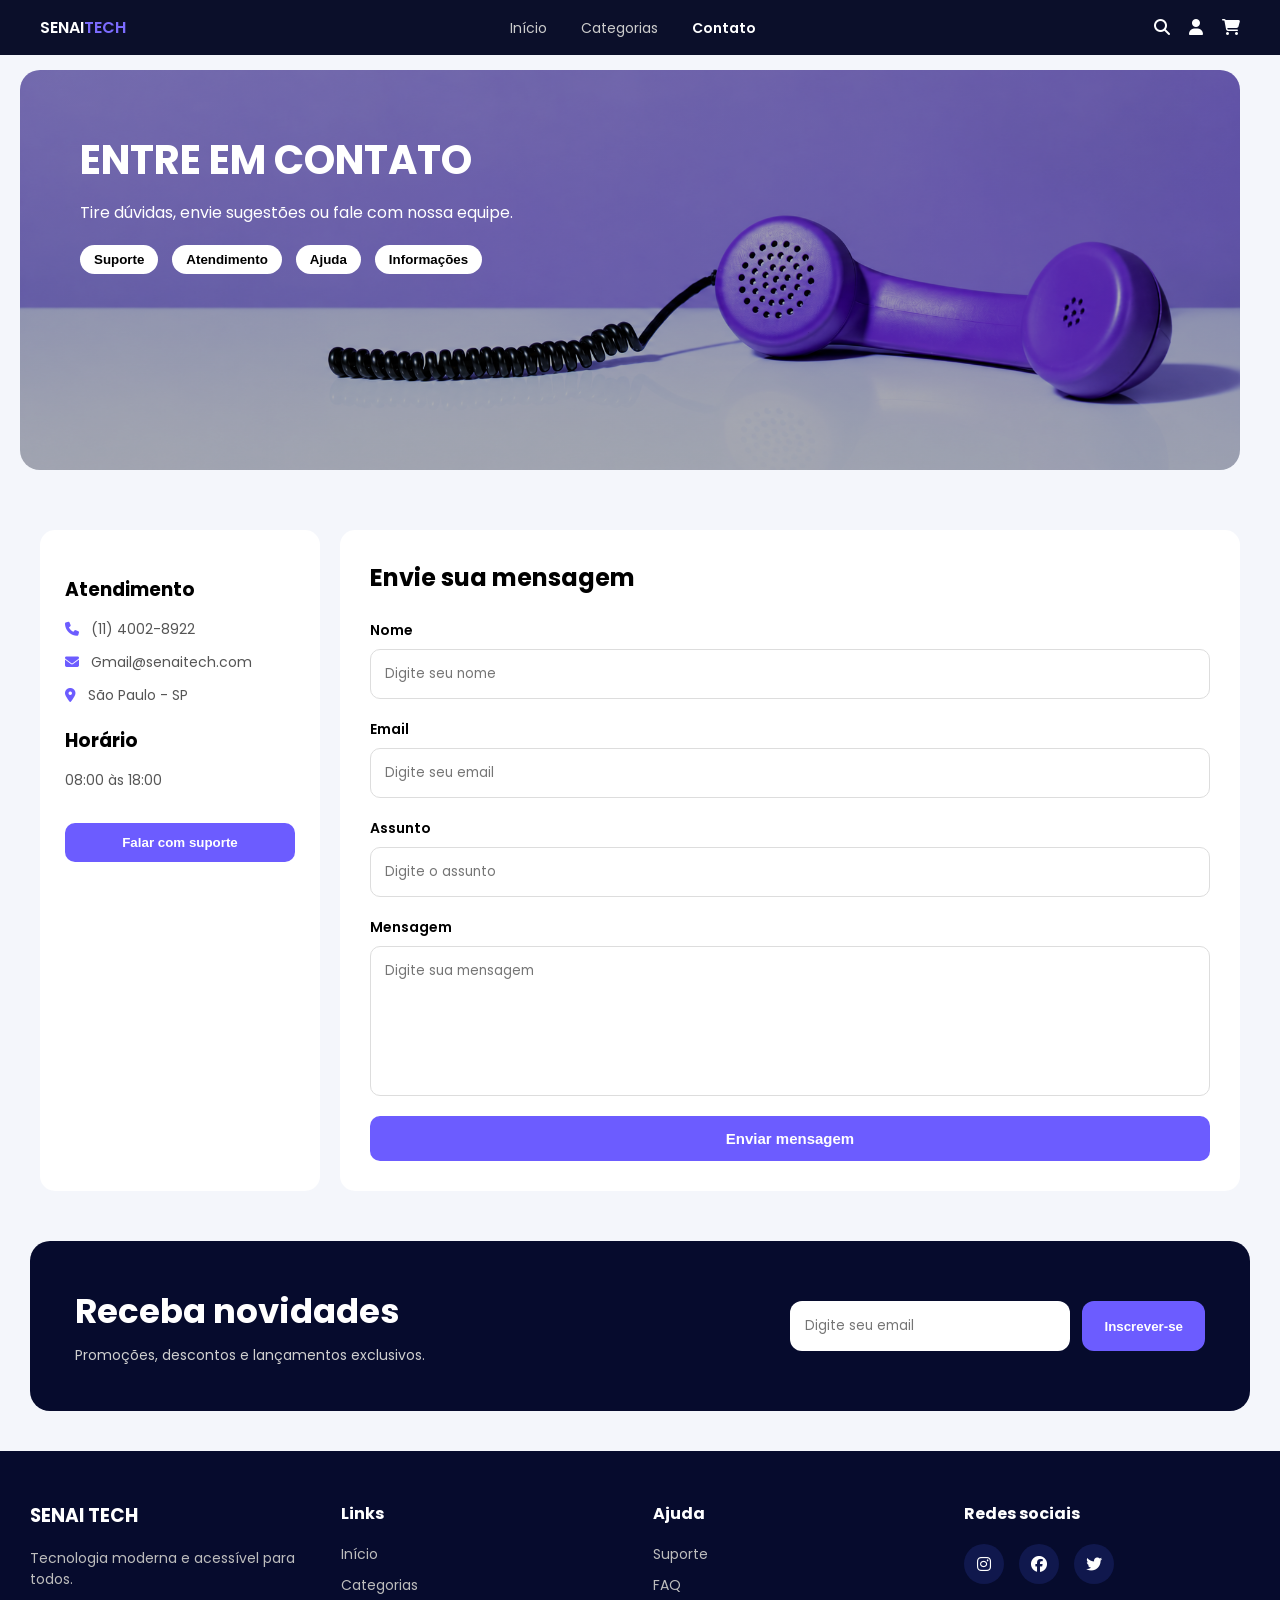
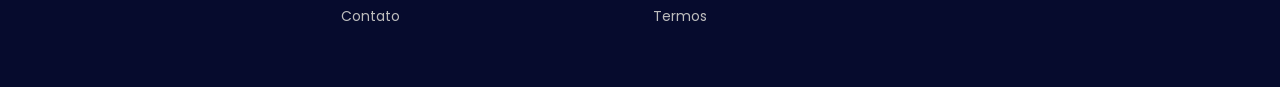
<file: arthur.html>
<!doctype html>
<html lang="pt-BR">
  <head>
    <meta charset="UTF-8" />
    <meta name="viewport" content="width=device-width, initial-scale=1.0" />

    <title>Contato - SENAI Tech Store</title>

    <link rel="stylesheet" href="arthur.css" />

    <!-- FONTES -->
    <link
      href="https://fonts.googleapis.com/css2?family=Poppins:wght@300;400;600&display=swap"
      rel="stylesheet"
    />

    <!-- ÍCONES -->
    <link
      rel="stylesheet"
      href="https://cdnjs.cloudflare.com/ajax/libs/font-awesome/6.5.0/css/all.min.css"
    />
  </head>
  <body>
    <!-- HEADER -->
    <header class="header">
      <div class="logo">SENAI<span>TECH</span></div>

      <nav class="menu">
        <a href="welig.html">Início</a>
        <a href="index.html">Categorias</a>
        <a href="arthur.html" class="active">Contato</a>
      </nav>

      <div class="icons">
        <i class="fa fa-search"></i>
        <i class="fa fa-user"></i>
        <i class="fa fa-shopping-cart"></i>
      </div>
    </header>

    <!-- BANNER -->
    <section class="banner">
      <div class="banner-text">
        <h2>ENTRE EM CONTATO</h2>

        <p>Tire dúvidas, envie sugestões ou fale com nossa equipe.</p>

        <div class="tags">
          <button>Suporte</button>
          <button>Atendimento</button>
          <button>Ajuda</button>
          <button>Informações</button>
        </div>
      </div>
    </section>

    <!-- CONTEÚDO -->
    <main>
      <!-- SIDEBAR -->
      <aside class="sidebar">
        <h3>Atendimento</h3>

        <ul>
          <li><i class="fa fa-phone"></i> (11) 4002-8922</li>
          <li><i class="fa fa-envelope"></i> Gmail@senaitech.com</li>
          <li><i class="fa fa-location-dot"></i> São Paulo - SP</li>
        </ul>

        <h3>Horário</h3>

        <ul>
          <li>08:00 às 18:00</li>
        </ul>

        <button class="btn">Falar com suporte</button>
      </aside>

      <!-- FORMULÁRIO -->
      <section class="contact">
        <h2>Envie sua mensagem</h2>

        <form>
          <div class="input-box">
            <label>Nome</label>
            <input type="text" placeholder="Digite seu nome" />
          </div>

          <div class="input-box">
            <label>Email</label>
            <input type="email" placeholder="Digite seu email" />
          </div>

          <div class="input-box">
            <label>Assunto</label>
            <input type="text" placeholder="Digite o assunto" />
          </div>

          <div class="input-box">
            <label>Mensagem</label>
            <textarea placeholder="Digite sua mensagem"></textarea>
          </div>

          <button type="submit" class="send">Enviar mensagem</button>
        </form>
      </section>
    </main>

    <!-- NEWSLETTER -->
    <section class="newsletter">
      <div class="newsletter-text">
        <h2>Receba novidades</h2>

        <p>Promoções, descontos e lançamentos exclusivos.</p>
      </div>

      <div class="newsletter-form">
        <input type="email" placeholder="Digite seu email" />

        <button>Inscrever-se</button>
      </div>
    </section>

    <!-- FOOTER -->
    <footer class="footer">
      <div>
        <h3>SENAI TECH</h3>

        <p>Tecnologia moderna e acessível para todos.</p>
      </div>

      <div>
        <h4>Links</h4>

        <p>Início</p>
        <p>Categorias</p>
        <p>Contato</p>
      </div>

      <div>
        <h4>Ajuda</h4>

        <p>Suporte</p>
        <p>FAQ</p>
        <p>Termos</p>
      </div>

      <div>
        <h4>Redes sociais</h4>

        <div class="social">
          <i class="fab fa-instagram"></i>
          <i class="fab fa-facebook"></i>
          <i class="fab fa-twitter"></i>
        </div>
      </div>
    </footer>
  </body>
</html>
</file>
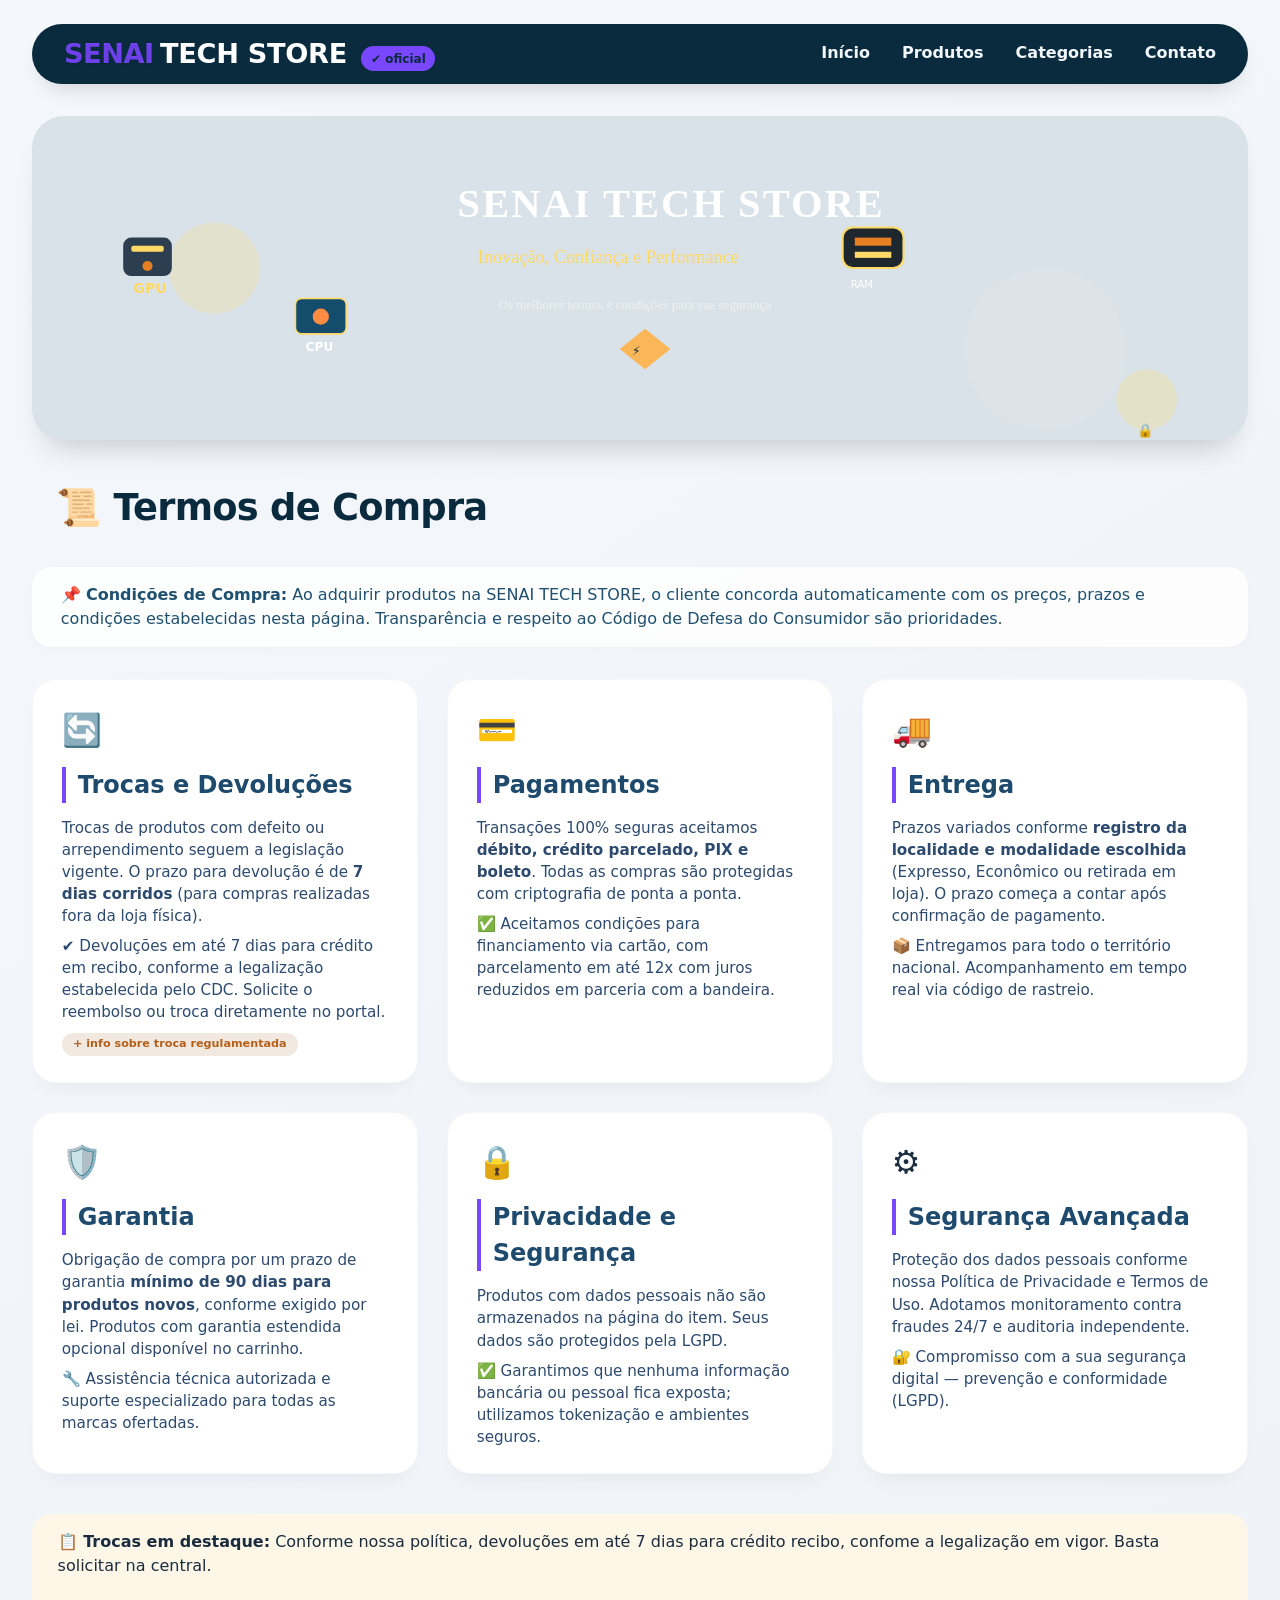
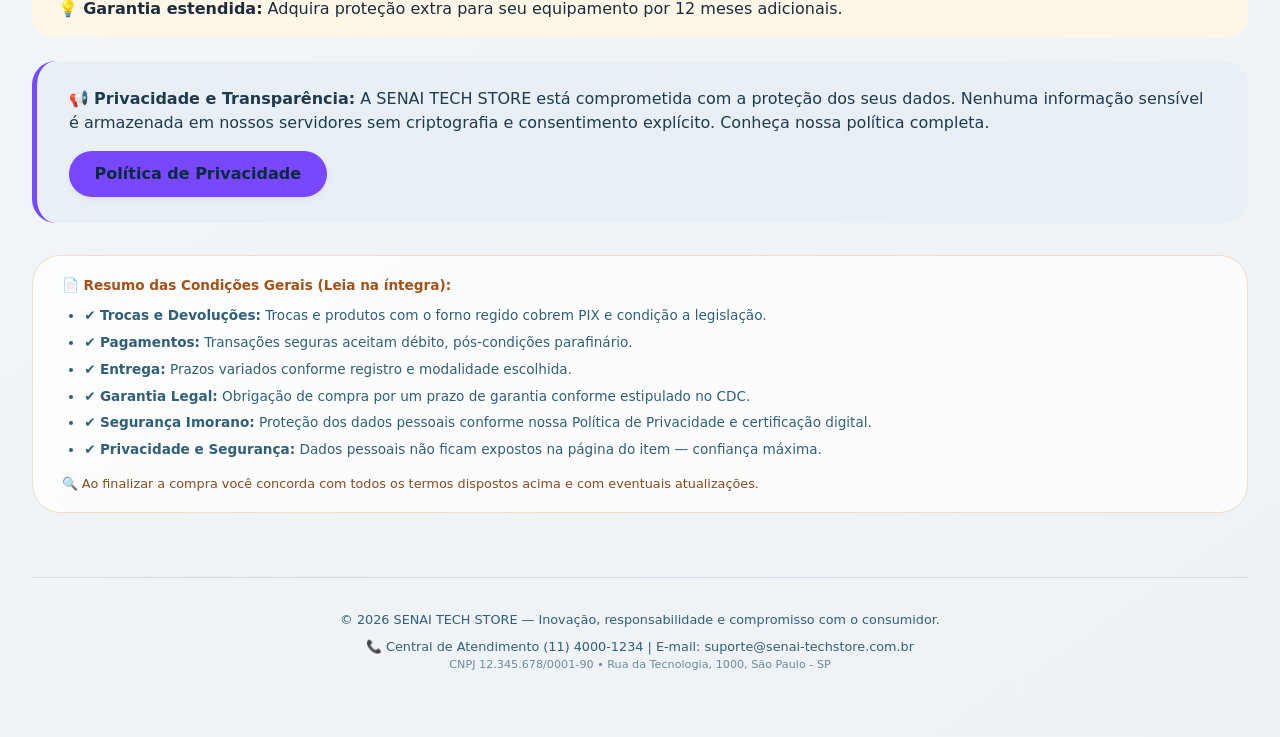
<file: Termos.html>
<!DOCTYPE html>
<html lang="pt-BR">

<head>
    <meta charset="UTF-8">
    <meta name="viewport" content="width=device-width, initial-scale=1.0, user-scalable=yes">
    <title>SENAI TECH STORE | Termos de Compra</title>
    <style>
        * {
            margin: 0;
            padding: 0;
            box-sizing: border-box;
        }

        body {
            font-family: 'Segoe UI', 'Inter', system-ui, -apple-system, BlinkMacSystemFont, 'Roboto', sans-serif;
            background: linear-gradient(145deg, #f4f7fc 0%, #eef2f5 100%);
            color: #1a2c3e;
            line-height: 1.5;
        }

        /* container principal */
        .container {
            max-width: 1280px;
            margin: 0 auto;
            padding: 1.5rem 2rem 4rem;
        }

        /* ===== HEADER / NAVEGAÇÃO ===== */
        .top-bar {
            background-color: #0a2b3e;
            border-radius: 2rem;
            padding: 0.6rem 2rem;
            margin-bottom: 2rem;
            box-shadow: 0 12px 24px -12px rgba(0, 0, 0, 0.2);
            display: flex;
            flex-wrap: wrap;
            align-items: center;
            justify-content: space-between;
        }

        .logo-area {
            display: flex;
            align-items: baseline;
            gap: 0.4rem;
        }

        .logo {
            font-size: 1.7rem;
            font-weight: 800;
            letter-spacing: -0.5px;
            background: linear-gradient(135deg, #7847ff, #7847ff);
            background-clip: text;
            -webkit-background-clip: text;
            color: transparent;
            text-shadow: 0 1px 2px rgba(0, 0, 0, 0.1);
        }

        .logo-tech {
            font-size: 1.7rem;
            font-weight: 800;
            color: white;
            letter-spacing: -0.3px;
        }

        .store-badge {
            font-size: 0.75rem;
            background: #7847ff;
            color: #0a2b3e;
            padding: 0.2rem 0.6rem;
            border-radius: 40px;
            font-weight: bold;
            margin-left: 8px;
        }

        .nav-links {
            display: flex;
            gap: 2rem;
            flex-wrap: wrap;
        }

        .nav-links a {
            color: #f0f6fa;
            text-decoration: none;
            font-weight: 600;
            font-size: 1rem;
            transition: 0.2s ease;
            padding: 0.4rem 0;
            border-bottom: 2px solid transparent;
        }

        .nav-links a:hover {
            color: #7847ff;
            border-bottom-color: #7847ff;
        }

        /* ===== IMAGEM EM DESTAQUE (BANNER) ===== */
        .hero-image {
            width: 100%;
            background: #d9e2e8;
            border-radius: 2rem;
            overflow: hidden;
            margin-bottom: 2.5rem;
            box-shadow: 0 20px 30px -15px rgba(0, 0, 0, 0.2);
            transition: transform 0.2s;
        }

        .hero-image img {
            width: 100%;
            height: auto;
            display: block;
            object-fit: cover;
            max-height: 320px;
            transition: all 0.3s;
        }

        /* título principal + breadcrumb visual */
        .page-header {
            display: flex;
            align-items: baseline;
            justify-content: space-between;
            flex-wrap: wrap;
            margin-bottom: 2rem;
            border-left: 5px solid #f4f7fc;
            padding-left: 1.2rem;
        }

        .page-header h1 {
            font-size: 2.3rem;
            font-weight: 800;
            color: #0a2b3e;
            letter-spacing: -0.02em;
        }

        .page-header p {
            font-size: 0.9rem;
            color: #2c5368;
            background: #eef2f5;
            padding: 0.3rem 1rem;
            border-radius: 40px;
        }

        /* grade de termos e condições */
        .terms-grid {
            display: grid;
            grid-template-columns: repeat(auto-fit, minmax(320px, 1fr));
            gap: 1.8rem;
            margin: 2rem 0 2.5rem;
        }

        .term-card {
            background: white;
            border-radius: 1.5rem;
            padding: 1.6rem 1.8rem;
            transition: all 0.25s ease;
            box-shadow: 0 12px 22px -12px rgba(0, 0, 0, 0.08);
            border: 1px solid rgba(0, 0, 0, 0.03);
        }

        .term-card:hover {
            transform: translateY(-5px);
            box-shadow: 0 24px 30px -16px rgba(0, 0, 0, 0.15);
            border-color: #ffe0b5;
        }

        .card-icon {
            font-size: 2rem;
            margin-bottom: 0.8rem;
        }

        .term-card h3 {
            font-size: 1.5rem;
            font-weight: 700;
            color: #1e4a6e;
            margin-bottom: 0.9rem;
            border-left: 4px solid #7847ff;
            padding-left: 0.75rem;
        }

        .term-card p {
            color: #2d4a6e;
            font-size: 0.95rem;
            line-height: 1.45;
            margin-top: 0.5rem;
        }

        .highlight-term {
            background: #fffaf2;
            border-bottom: 2px solid #ffe0b5;
        }

        /* seção de observações legais / nota */
        .legal-note {
            background: #e9f0f5;
            border-radius: 1.5rem;
            padding: 1.6rem 2rem;
            margin-top: 1.5rem;
            display: flex;
            gap: 1rem;
            align-items: center;
            flex-wrap: wrap;
            justify-content: space-between;
            border-left: 5px solid #7847ff;
        }

        .legal-note p {
            color: #1e3a4d;
            font-weight: 500;
        }

        .btn-padrao {
            background: #7847ff;
            border: none;
            padding: 0.7rem 1.6rem;
            border-radius: 40px;
            font-weight: bold;
            color: #0a2b3e;
            transition: 0.2s;
            cursor: default;
            box-shadow: 0 2px 6px rgba(0, 0, 0, 0.05);
        }

        /* footer simples */
        .footer {
            margin-top: 4rem;
            text-align: center;
            padding-top: 2rem;
            border-top: 1px solid #cbdde6;
            font-size: 0.8rem;
            color: #2f607c;
        }

        /* responsividade */
        @media (max-width: 780px) {
            .container {
                padding: 1rem 1.2rem 2rem;
            }

            .top-bar {
                flex-direction: column;
                gap: 0.8rem;
                align-items: stretch;
                text-align: center;
                padding: 1rem;
            }

            .nav-links {
                justify-content: center;
                gap: 1.2rem;
            }

            .page-header h1 {
                font-size: 1.8rem;
            }

            .term-card h3 {
                font-size: 1.3rem;
            }
        }

        @media (max-width: 480px) {
            .terms-grid {
                grid-template-columns: 1fr;
            }
        }

        /* detalhe de texto para ícones simulados */
        .small-badge {
            background: #f1e9df;
            display: inline-block;
            border-radius: 20px;
            padding: 0.2rem 0.7rem;
            font-size: 0.7rem;
            font-weight: 600;
            margin-top: 0.6rem;
            color: #b45f1b;
        }
    </style>
</head>

<body>
    <div class="container">
        <!-- Cabeçalho com navegação (Início, Produtos, Categorias, Contato) -->
        <div class="top-bar">
            <div class="logo-area">
                <span class="logo">SENAI</span>
                <span class="logo-tech">TECH STORE</span>
                <span class="store-badge">✔️ oficial</span>
            </div>
            <div class="nav-links">
                <a href="#">Início</a>
                <a href="#">Produtos</a>
                <a href="#">Categorias</a>
                <a href="#">Contato</a>
            </div>
        </div>

        <!-- Imagem principal / Banner da loja (imagem ilustrativa tech store) -->
        <div class="hero-image">
            <!-- SVG EMBUTIDO (imagem personalizada e moderna para representar loja de tecnologia) 
             também poderia ser img externa, mas utilizamos svg inline garantindo imagem rica e visual -->
            <svg viewBox="0 0 1200 320" xmlns="http://www.w3.org/2000/svg"
                style="width:100%; height:auto; display:block;">
                <defs>
                    <linearGradient id="gradBanner" x1="0%" y1="0%" x2="100%" y2="0%">
                        <stop offset="0%" stop-color="#0a2b3e" />
                        <stop offset="50%" stop-color="#144d6b" />
                        <stop offset="100%" stop-color="#7847ff" />
                    </linearGradient>
                    <linearGradient id="glow" x1="0%" y1="0%" x2="0%" y2="100%">
                        <stop offset="0%" stop-color="#ffffff20" />
                        <stop offset="100%" stop-color="#00000030" />
                    </linearGradient>
                </defs>
                <rect width="1200" height="320"
                    fill="url(#https://copilot.microsoft.com/shares/iWNMG6jauC5zXMsNHQ7R1)" />
                <circle cx="180" cy="150" r="45" fill="#FFD966" opacity="0.2" />
                <circle cx="1000" cy="230" r="80" fill="#FFFFFF" opacity="0.08" />
                <!-- ícones tech -->
                <g transform="translate(90, 100)">
                    <rect x="0" y="20" width="48" height="38" rx="8" fill="#2c3e50" />
                    <rect x="8" y="28" width="32" height="6" rx="2" fill="#FFD966" />
                    <circle cx="24" cy="48" r="5" fill="#e67e22" />
                    <text x="10" y="75" fill="#FFD966" font-size="14" font-weight="bold">GPU</text>
                </g>
                <g transform="translate(260, 180)">
                    <rect x="0" y="0" width="50" height="35" rx="6" fill="#144d6b" stroke="#FFD966"
                        stroke-width="1.5" />
                    <circle cx="25" cy="18" r="8" fill="#ff8c42" />
                    <text x="10" y="52" fill="#FFFFFF" font-size="12" font-weight="bold">CPU</text>
                </g>
                <g transform="translate(800, 110)">
                    <rect x="0" y="0" width="60" height="40" rx="10" fill="#1e272e" stroke="#FFD966" stroke-width="2" />
                    <rect x="12" y="10" width="36" height="8" fill="#e67e22" />
                    <rect x="12" y="24" width="36" height="6" fill="#FFD966" />
                    <text x="8" y="60" fill="white" font-size="10">RAM</text>
                </g>
                <g transform="translate(580, 210)">
                    <path d="M0,20 L25,0 L50,20 L25,40 Z" fill="#FFB347" opacity="0.9" />
                    <text x="12" y="26" fill="#0a2b3e" font-size="12" font-weight="bold">⚡</text>
                </g>
                <text x="420" y="100" font-family="'Segoe UI', Roboto" font-weight="800" font-size="40" fill="#FFFFFF"
                    letter-spacing="2">
                    SENAI TECH STORE
                </text>
                <text x="440" y="145" font-family="'Segoe UI'" font-size="18" fill="#FFD966" font-weight="500">
                    Inovação, Confiança e Performance
                </text>
                <text x="460" y="190" font-family="'Segoe UI'" font-size="13" fill="#f0f6fa" opacity="0.8">
                    Os melhores termos e condições para sua segurança
                </text>
                <circle cx="1100" cy="280" r="30" fill="#FFD966" opacity="0.25" />
                <text x="1090" y="315" fill="white" font-size="13" font-weight="bold">🔒</text>
            </svg>
        </div>

        <!-- Seção Título principal Termos de Compra e breve resumo -->
        <div class="page-header">
            <h1>📜 Termos de Compra</h1>
            
        </div>

        <!-- Condições gerais introdutórias (copiando descrição original) -->
        <div
            style="background: #ffffffd9; border-radius: 1.2rem; padding: 1rem 1.8rem; margin-bottom: 0.8rem; box-shadow: 0 2px 8px rgba(0,0,0,0.02);">
            <p style="color: #1f506f; font-weight: 500;">📌 <strong>Condições de Compra:</strong> Ao adquirir produtos
                na SENAI TECH STORE, o cliente concorda automaticamente com os preços, prazos e condições estabelecidas
                nesta página. Transparência e respeito ao Código de Defesa do Consumidor são prioridades.</p>
        </div>

        <!-- Grid de Termos (Trocas, Pagamentos, Entrega, Garantia etc) conforme conteúdo original -->
        <div class="terms-grid">
            <!-- Trocas e Devoluções (primeiro bloco) -->
            <div class="term-card">
                <div class="card-icon">🔄</div>
                <h3>Trocas e Devoluções</h3>
                <p>Trocas de produtos com defeito ou arrependimento seguem a legislação vigente. O prazo para devolução
                    é de <strong>7 dias corridos</strong> (para compras realizadas fora da loja física).</p>
                <p>✔️ Devoluções em até 7 dias para crédito em recibo, conforme a legalização estabelecida pelo CDC.
                    Solicite o reembolso ou troca diretamente no portal.</p>
                <span class="small-badge">+ info sobre troca regulamentada</span>
            </div>

            <!-- Pagamentos -->
            <div class="term-card">
                <div class="card-icon">💳</div>
                <h3>Pagamentos</h3>
                <p>Transações 100% seguras aceitamos <strong>débito, crédito parcelado, PIX e boleto</strong>. Todas as
                    compras são protegidas com criptografia de ponta a ponta.</p>
                <p>✅ Aceitamos condições para financiamento via cartão, com parcelamento em até 12x com juros reduzidos
                    em parceria com a bandeira.</p>
            </div>

            <!-- Entrega -->
            <div class="term-card">
                <div class="card-icon">🚚</div>
                <h3>Entrega</h3>
                <p>Prazos variados conforme <strong>registro da localidade e modalidade escolhida</strong> (Expresso,
                    Econômico ou retirada em loja). O prazo começa a contar após confirmação de pagamento.</p>
                <p>📦 Entregamos para todo o território nacional. Acompanhamento em tempo real via código de rastreio.
                </p>
            </div>

            <!-- Garantia (segundo texto original) -->
            <div class="term-card">
                <div class="card-icon">🛡️</div>
                <h3>Garantia</h3>
                <p>Obrigação de compra por um prazo de garantia <strong>mínimo de 90 dias para produtos novos</strong>,
                    conforme exigido por lei. Produtos com garantia estendida opcional disponível no carrinho.</p>
                <p>🔧 Assistência técnica autorizada e suporte especializado para todas as marcas ofertadas.</p>
            </div>

            <!-- Privacidade e Segurança -->
            <div class="term-card">
                <div class="card-icon">🔒</div>
                <h3>Privacidade e Segurança</h3>
                <p>Produtos com dados pessoais não são armazenados na página do item. Seus dados são protegidos pela
                    LGPD.</p>
                <p>✅ Garantimos que nenhuma informação bancária ou pessoal fica exposta; utilizamos tokenização e
                    ambientes seguros.</p>
            </div>

            <!-- Segurança Imorano (Conforme original: "Segure Imorano" - mantivemos a essência: proteção de dados) -->
            <div class="term-card">
                <div class="card-icon">⚙️</div>
                <h3>Segurança Avançada</h3>
                <p>Proteção dos dados pessoais conforme nossa Política de Privacidade e Termos de Uso. Adotamos
                    monitoramento contra fraudes 24/7 e auditoria independente.</p>
                <p>🔐 Compromisso com a sua segurança digital — prevenção e conformidade (LGPD).</p>
            </div>
        </div>

        <!-- Espaço extra para evidenciar a cláusula de "Trocas e Devoluções" duplicada no conteúdo original, unificamos mas incluímos resumo extra -->
        <div
            style="display: flex; flex-wrap: wrap; gap: 1.2rem; justify-content: space-between; background: #fef7e8; border-radius: 1.2rem; padding: 1rem 1.6rem; margin-bottom: 1rem;">
            <div><strong>📋 Trocas em destaque:</strong> Conforme nossa política, devoluções em até 7 dias para crédito
                recibo, confome a legalização em vigor. Basta solicitar na central.</div>
            <div><strong>💡 Garantia estendida:</strong> Adquira proteção extra para seu equipamento por 12 meses
                adicionais.</div>
        </div>

        <!-- Citação do artigo: "Produtos com dados pessoais não são armazenados na página do item." (privacidade) - já incluso -->
        <!-- Adicionalmente incluímos a política de privacidade e segurança como reforço -->
        <div class="legal-note">
            <p>📢 <strong>Privacidade e Transparência:</strong> A SENAI TECH STORE está comprometida com a proteção dos
                seus dados. Nenhuma informação sensível é armazenada em nossos servidores sem criptografia e
                consentimento explícito. Conheça nossa política completa.</p>
            <div class="btn-padrao">Política de Privacidade</div>
        </div>

        <!-- Seção extra com os detalhes originais do texto, para garantir fidelidade aos termos mencionados (Incluindo "Segure Imorano" adaptado como segurança avançada) -->
        <div
            style="margin-top: 2rem; background: #ffffffcc; border-radius: 1.8rem; padding: 1.2rem 1.8rem; font-size: 0.85rem; border: 1px solid #f1dec6;">
            <h4 style="color:#a55117; margin-bottom: 0.6rem;">📄 Resumo das Condições Gerais (Leia na íntegra):</h4>
            <ul style="margin-left: 1.4rem; color: #2f5f7a; display: flex; flex-direction: column; gap: 0.4rem;">
                <li>✔️ <strong>Trocas e Devoluções:</strong> Trocas e produtos com o forno regido cobrem PIX e condição
                    a legislação.</li>
                <li>✔️ <strong>Pagamentos:</strong> Transações seguras aceitam débito, pós-condições parafinário.</li>
                <li>✔️ <strong>Entrega:</strong> Prazos variados conforme registro e modalidade escolhida.</li>
                <li>✔️ <strong>Garantia Legal:</strong> Obrigação de compra por um prazo de garantia conforme estipulado
                    no CDC.</li>
                <li>✔️ <strong>Segurança Imorano:</strong> Proteção dos dados pessoais conforme nossa Política de
                    Privacidade e certificação digital.</li>
                <li>✔️ <strong>Privacidade e Segurança:</strong> Dados pessoais não ficam expostos na página do item —
                    confiança máxima.</li>
            </ul>
            <p style="margin-top: 0.9rem; font-size:0.8rem; color:#884a1f;">🔍 Ao finalizar a compra você concorda com
                todos os termos dispostos acima e com eventuais atualizações.</p>
        </div>

        <div class="footer">
            <p>© 2026 SENAI TECH STORE — Inovação, responsabilidade e compromisso com o consumidor.</p>
            <p style="margin-top: 0.5rem;">📞 Central de Atendimento (11) 4000-1234 | E-mail:
                suporte@senai-techstore.com.br</p>
            <p style="font-size: 0.7rem; opacity: 0.7;">CNPJ 12.345.678/0001-90 • Rua da Tecnologia, 1000, São Paulo -
                SP</p>
        </div>
    </div>
</body>

</html>
</file>
<file: arthur.css>
* {
  margin: 0;
  padding: 0;
  box-sizing: border-box;
}

body {
  font-family: "Poppins", sans-serif;
  background: #f4f6fb;
}

/* HEADER */
.header {
  display: flex;
  justify-content: space-between;
  align-items: center;
  padding: 15px 40px;
  background: #0b0f2a;
  color: white;
  position: fixed;
  z-index: 1000;
  top: 0;
  width: 100%;
}

.logo {
  font-size: 16px;
  font-weight: 600;
}

.logo span {
  color: #7c6cff;
}

.menu a {
  margin: 0 15px;
  color: #ccc;
  text-decoration: none;
  font-size: 14px;
  transition: 0.3s;
}

.menu a:hover,
.menu a.active {
  color: white;
}

.menu a.active {
  font-weight: 600;
}

.icons i {
  margin-left: 15px;
  cursor: pointer;
}

/* BANNER */
.banner {
  margin: 70px 40px 40px 20px;
  padding: 60px;
  border-radius: 20px;
  background-image:
    linear-gradient(rgba(0, 0, 0, 0.3), rgba(0, 0, 0, 0.3)), url("assets/tel.png");
  background-size: cover;
  background-position: center bottom;
  background-repeat: no-repeat;
  color: white;
  min-height: 400px;
}

.banner h2 {
  font-size: 40px;
  margin-bottom: 10px;
}

.banner p {
  margin-bottom: 20px;
}

.tags button {
  margin-right: 10px;
  padding: 7px 14px;
  border: none;
  border-radius: 20px;
  background: white;
  cursor: pointer;
  font-weight: 600;
}

.tags button.tag-logo {
  padding: 6px 12px;
  display: inline-flex;
  align-items: center;
  justify-content: center;
}

.tags button.tag-logo svg {
  height: 26px;
  width: auto;
  display: block;
}

/* MAIN */
main {
  display: flex;
  gap: 20px;
  padding: 20px 40px;
}

/* SIDEBAR */
.sidebar {
  width: 280px;
  background: white;
  padding: 25px;
  border-radius: 15px;
}

.sidebar h3 {
  margin-bottom: 15px;
  margin-top: 20px;
}

.sidebar ul {
  list-style: none;
}

.sidebar li {
  margin-bottom: 12px;
  font-size: 14px;
  color: #555;
}

.sidebar i {
  color: #6c5cff;
  margin-right: 8px;
}

.btn {
  margin-top: 20px;
  width: 100%;
  padding: 12px;
  border: none;
  border-radius: 10px;
  background: #6c5cff;
  color: white;
  cursor: pointer;
  font-weight: 600;
}

/* FORMULÁRIO */
.contact {
  flex: 1;
  background: white;
  padding: 30px;
  border-radius: 15px;
}

.contact h2 {
  margin-bottom: 25px;
}

.input-box {
  display: flex;
  flex-direction: column;
  margin-bottom: 20px;
}

.input-box label {
  margin-bottom: 8px;
  font-size: 14px;
  font-weight: 600;
}

.input-box input,
.input-box textarea {
  padding: 14px;
  border: 1px solid #ddd;
  border-radius: 10px;
  outline: none;
  font-family: "Poppins", sans-serif;
}

.input-box textarea {
  height: 150px;
  resize: none;
}

.input-box input:focus,
.input-box textarea:focus {
  border-color: #6c5cff;
}

.send {
  padding: 14px;
  width: 100%;
  border: none;
  border-radius: 10px;
  background: #6c5cff;
  color: white;
  font-size: 15px;
  font-weight: 600;
  cursor: pointer;
  transition: 0.3s;
}

.send:hover {
  background: #5848e5;
}

/* BENEFITS */
.benefits {
  display: flex;
  justify-content: space-around;
  margin: 20px 40px;
  background: white;
  padding: 20px;
  border-radius: 15px;
}

.benefits div {
  display: flex;
  align-items: center;
  gap: 10px;
  font-weight: 600;
}

.benefits i {
  color: #6c5cff;
}

/* NEWSLETTER */

.newsletter {
  margin: 30px;
  background: #060b2d;
  padding: 45px;
  border-radius: 20px;
  display: flex;
  justify-content: space-between;
  align-items: center;
}

.newsletter h2 {
  font-size: 34px;
  color: white;
  margin-bottom: 8px;
}

.newsletter p {
  color: #cfcfcf;
  font-size: 14px;
}

.newsletter-form {
  display: flex;
  gap: 12px;
}

.newsletter-form input {
  width: 280px;
  padding: 15px;
  border: none;
  outline: none;
  border-radius: 12px;
  font-family: "Poppins", sans-serif;
}

.newsletter-form button {
  padding: 15px 22px;
  border: none;
  border-radius: 12px;
  background: #6c5cff;
  color: white;
  font-weight: 600;
  cursor: pointer;
  transition: 0.3s;
}

.newsletter-form button:hover {
  background: #5848e5;
}

/* FOOTER */

.footer {
  background: #060b2d;
  padding: 50px 30px;
  display: grid;
  grid-template-columns: repeat(4, 1fr);
  gap: 25px;
  margin-top: 40px;
}

.footer h3,
.footer h4 {
  color: white;
  margin-bottom: 18px;
}

.footer p {
  color: #bdbdbd;
  margin-bottom: 10px;
  font-size: 14px;
}

.social {
  display: flex;
  gap: 15px;
}

.social i {
  width: 40px;
  height: 40px;
  background: #10184d;
  border-radius: 50%;
  display: flex;
  align-items: center;
  justify-content: center;
  color: white;
  cursor: pointer;
  transition: 0.3s;
}

.social i:hover {
  background: #6c5cff;
}

/* RESPONSIVO */

@media (max-width: 1100px) {
  .newsletter {
    flex-direction: column;
    gap: 25px;
    text-align: center;
  }

  .footer {
    grid-template-columns: 1fr 1fr;
  }
}

@media (max-width: 700px) {
  .newsletter-form {
    flex-direction: column;
    width: 100%;
  }

  .newsletter-form input {
    width: 100%;
  }

  .footer {
    grid-template-columns: 1fr;
  }
}

@media (max-width: 600px) {
  .header {
    flex-direction: column;
    gap: 10px;
  }

  .menu {
    display: flex;
    flex-wrap: wrap;
    justify-content: center;
  }

  .banner {
    padding: 40px 25px;
  }

  .banner h2 {
    font: size 16px;
  }

  .footer {
    grid-template-columns: 1fr;
  }

  .benefits {
    flex-direction: column;
    gap: 20px;
  }
}

::selection {
  background: #7c6cff;
  color: white;
}

.footer a {
  color: #ccc;
  text-decoration: none;
  transition: 0.3s;
}

.footer a:hover {
  color: white;
}
</file>
